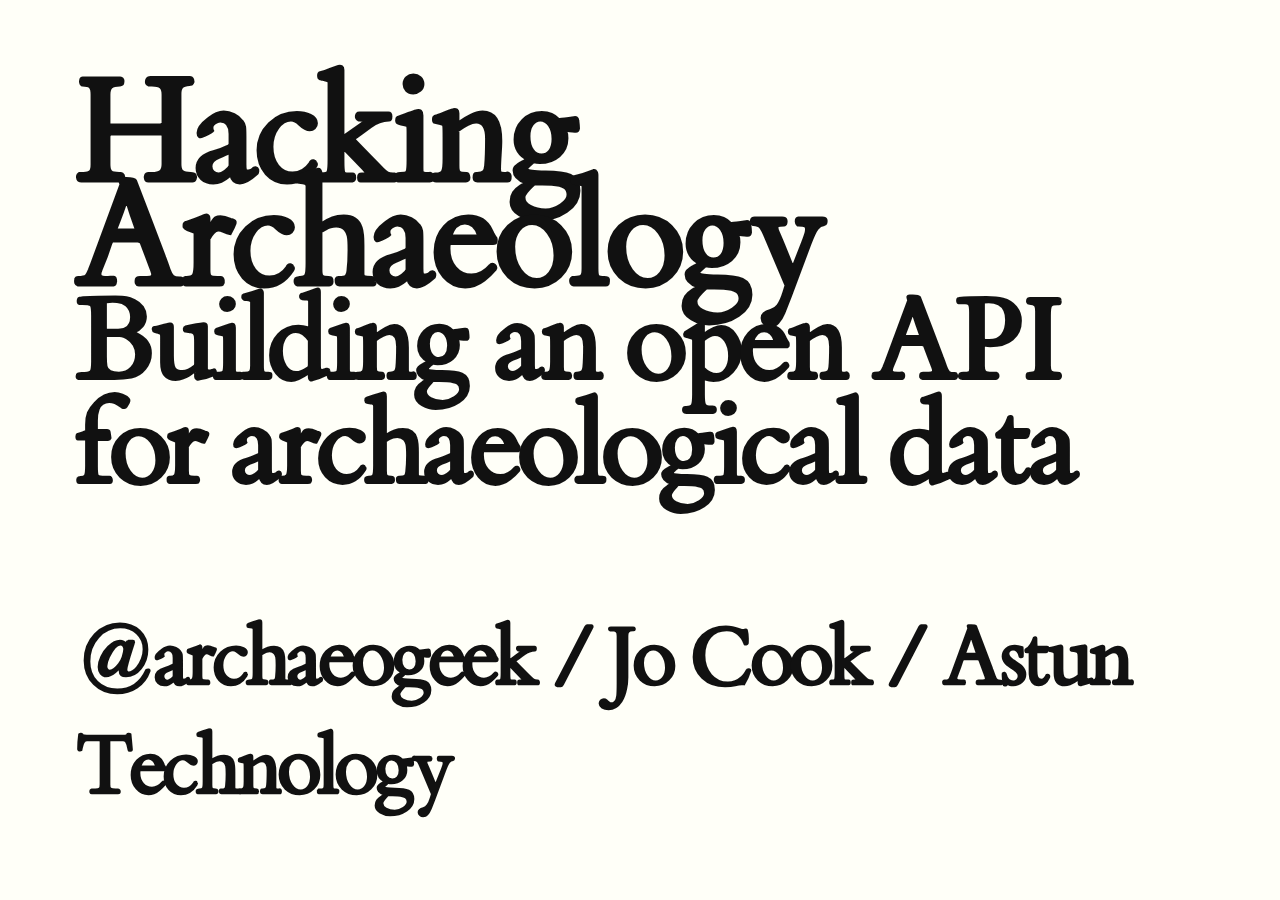
<file: index.html>
<!DOCTYPE html><html><head><title>Big</title><meta charset='utf-8'><meta name="viewport" content="width=device-width, initial-scale=1.0, maximum-scale=1.0, user-scalable=0" />
<link href='big.css' rel='stylesheet' type='text/css' />
<style>
  .new-shiny { background: #aaaaaa; }
</style>
<script src='big.js'></script></head><body>

<div>
    <h2>Hacking Archaeology</h2>
    <h3>Building an open API for archaeological data</h3>
    <br />
    <small class='nobreak'>@archaeogeek / Jo Cook / Astun Technology</small>
</div>
<div>
  This talk is on github so follow along at<br /> 
  <a target="_blank" href="http://archaeogeek.github.io/EAA2015/index.html">http://archaeogeek.github.io/EAA2015/index.html</a>
</div>
<div>
  I'm an ex-archaeologist and GeoGeek,
  <em>Passionate</em> about open source software, open data and open standards,
  (and still <em>very</em> keen on archaeology)
</div>
<div>Beyond the Castle and HackLancaster: our story begins</div>
<div>
  <img src='images/hacklancaster_flyer.jpg' />
</div>
<div>The Brief: Open up the data in the Lancaster UAD for use in a 24hr hackathon</div>
<div>...in a prison<br />
  <img src='images/hack_lanc_logo.jpg' />
</div>
<div>Question: How to achieve this with not a lot of time (or money)?</div>
<div><img src='images/golden-retriever-and-science1.jpg' /></div>
<div>UADs are great resources, but often locked away and never really used. The best-case scenario is absorption into the SMR/HER.</div>
<div><img src='images/archives.jpg' />
...useful?
</div>
<div>My scientific check on this:<br />
  <img src='images/twitter_question.png' /></div>
<div>
  The Result:
</div>
<div>... (nothing)
</div>
<div>Beyond the hackathon, whatever we did had to be <em>standards-compliant, updateable, reusable and sustainable</em> in the long term</div>
<div>The data I had to work with:<br />
  A number of spatial datasets (shape files),<br />
  An access 97 database,<br /> 
  Lots of georeferenced scans of historic maps,<br />
  Lots of historic images such as paintings or photos
</div>
<div>Task #1: Get the data out of Microsoft Access 97!</div>
<div>PostgreSQL was a no-brainer due to it's spatial capabilities, and there are plenty of open source, OS-agnostic libraries for working with MS Access.<br />
I used the following and combined them into some python scripts for future reuse:<br />
  <ul>
    <li>PyODBC</li>
    <li>csv</li>
    <li>mdbtools</li>
  </ul>
  (see <a  target='_blank' href='https://github.com/archaeogeek/mdb2postgres'>github.com/archaeogeek/mdb2postgres</a>)
</div>
<div>Task #2: Make the spatial data available via a web interface</div>
<div>Again, looking for open source, sustainable, re-usable options, I choose Geoserver for the web-based gui
  <br />
  <img src='images/GeoServer_500.png' />
</div>
<div data-bodyclass='center-image'>This also allowed me to create seamless base mapping layers from the <a target='_blank' href='http://lancasteruadgeo.oxfordarchaeology.com/geoserver/web/?wicket:bookmarkablePage=:org.geoserver.web.demo.MapPreviewPage'>historic maps</a><br /></div>
<div>
  <img src='images/mackreth1778.png' />
</div>
<div>Task #3: Make the non-spatial data available</div>
<div>RESTful approaches seemed best, so I found <a target='_blank' href="https://github.com/alixaxel/ArrestDB">ArrestDB</a><br />
  This allowed us to use a simple tablename/attribute protocol to get at data in a json format, eg <a target='_blank' href='http://lancasteruad.oxfordarchaeology.com/rest/index.php/tblBibliography/?limit=5&by=Doc_Title'>first 5 entries in the bibliography table, ordered by title</a></div>
<div>Task #4: Allow some spatial analysis</div>
<div>REST again! <a target='_blank' href="http://maps.co.mecklenburg.nc.us/rest/">Dirt-Simple POSTGIS HTTP API</a><br />
  This provided an interface for accessing PostGIS functions such as buffers, intersects, and reprojections, again returning results in json format<br />
  For example <a target="_blank" href="http://lancasteruad.oxfordarchaeology.com/pgrest/v1/ws_geo_getcentroid.php?table=monspres_polys&srid=4326&geometryfield=wkb_geometry&parameters=monid=%27531%27">the centroids of a specific monument</a>
</div>
<div>Along with the images, all of this was hosted on a linux virtual machine running a simple web server</div>
<div>Documentation was produced using <a target="_blank" href="http://www.gitbook.io/">GitBook</a><br />
  So it was available <a target="_blank" href="http://hacklancaster.github.io/beyondthecastle_uad/index.html">online</a> and could be updated throughout the hackathon as needed</div>
<div>So, how did it go?</div>
<div>Two teams of hackers used the data</div>
<div>
  <img src='images/hack_team_1.jpg' />
</div>
<div>The first created a mobile app, allowing people to follow trails<br />
  around the City "checking in" to monuments<br /></div>
<div>
  <img src='images/hack_team_2.jpg' />
</div>
<div>The second created a tool visualising the distribution of finds by period and type</div>
<div>
  <img src='images/hack_team_3.jpg' />
</div>
<div>Observations (NOT criticisms)</div>
<div><em># 1: UAD data is complicated!</em><br />
  The heavily relational structure is hard to navigate<br />
  The controlled language is opaque and can be difficult to understand.<br />
  See the <a target="_blank" href="http://www.fish-forum.info/i_apl_e.htm">RCHME Archaeological Periods List</a> for an example<br />
  <em>Simple</em> questions become <em>complex</em> queries</div>
<div><em># 2: GIS knowledge is specialised</em><br />
  The historic base maps and PostGIS functions were not used<br />
  We can't assume everyone has geospatial or analytical expertise
</div>
<div><em># 3: People may jump to tenuous conclusions</em><br />
  Correlation does not equal causation!<br />
  &ldquo;(non-professional) interpretations may... be regarded by the archaeologist as an exercise in myth or superstition&rdquo;
  <footer>Suzie Thomas, the University of Helsinki</footer>
</div>
<div>In conclusion, non-archaeologists may use the data in unexpected ways...<br />
BUT using genuine archaeological data is a step forward in public engagement with the discipline.</div>
<div>Moving forward...</div>
<div>We have a framework that could be quickly and easily applied to any UAD to make it available online and for wider use/analysis by both archaeologists and the general public</div>
<div>All the components are open source, and don't require a huge amount of expertise to assemble or configure</div>
<div>Processes can be automated and repeated, so the data can be updated whenever necessary</div>
<div>BUT...</div>
<div>We need a "translation-layer" to convert UAD terminologies and structures into something easier for non-specialists to understand, without losing the academic rigour</div>
<div>Deeply relational structures could be flattened into single tables<br />
  but this may bring additional complications<br />
  for updating, querying, displaying etc...</div>
<div>However the flexibility of this approach means that multiple front-ends can be constructed to serve different purposes and engage with different demographics</div>
 <div>So you want to produce a Tinder for Monuments? Go ahead!</div>
 <div>
 <img src='images/tinder.jpg' />
</div>
<div>You can also take advantage of the latest technology</div>
<div>
  <img src='images/3D_GIS.jpg' />
</div>
<div>The risk of <em>not</em> engaging is that real harm is done through lack of knowledge</div>
<div>
  <img src='images/tomb_bench.png' />
</div>
<div>The most important thing is to make your data available because...</div>
<div><blockquote>&ldquo;The coolest thing to do with your data will be thought of by someone else&rdquo;
</blockquote>
<footer>Rufus Pollock and Jo Walsh, the Open Knowledge Foundation</footer>
</div>
<div>and...<br />
  <blockquote>&ldquo;The set of useful things one can do with a given informational resource is always larger than can be done (or even thought of) by one individual or group&rdquo;
  </blockquote>
  <footer>Rufus Pollock and Jo Walsh, the Open Knowledge Foundation</footer>
</div>
<div>Thanks for listening!<br />
  <small class='nobreak'>@archaeogeek / Jo Cook / Astun Technology</small>
</div>





<script type="text/javascript">
  var _gauges = _gauges || [];
  (function() {
    var t   = document.createElement('script');
    t.type  = 'text/javascript';
    t.async = true;
    t.id    = 'gauges-tracker';
    t.setAttribute('data-site-id', '4e36eb1ef5a1f53d6f000001');
    t.src = '//secure.gaug.es/track.js';
    var s = document.getElementsByTagName('script')[0];
    s.parentNode.insertBefore(t, s);
  })();
</script>

</body>
</html>
</file>
<file: big.css>
@font-face { font-family: ETBembo;
             src: url("ETBembo-RomanLF.ttf"); }
@font-face { font-family: ETBembo;
             src: url("ETBembo-DisplayItalic.ttf");
             font-weight: normal;
             font-style: italic; }


body {
  font-family: ETBembo, Palatino, "Palatino Linotype", "Palatino LT STD", "Book Antiqua", Georgia, serif;
  background-color: #fffff8;
  letter-spacing:-4px;
  background-size: cover;
  color: #111;
  margin:0;
  padding:0;
  font-weight:bold;
}

h1, h2, h3, p {
  margin:0;
}

em, a {
  font-style:normal;
  color:#8dbd0c;
}

a {
  background:#34d0e7;
  color:#000;
  text-decoration:none;
}

img {
  width:100%;
}

div {
  cursor:pointer;
  cursor:hand;
  position:absolute;
  top:0px;
  left:0px;
  padding:75px;
  line-height:100%;
}

div.center {
  text-align:center;
}


div.imageText {
  text-shadow:0px 0px 5px rgba(0,0,0,0.2);
}

notes {
    display:none;
}

body.center-image {
    background-repeat: no-repeat;
    background-size: auto;
    background-position: center 40px;
}

footer {
  font-size: 50%;
}
</file>
